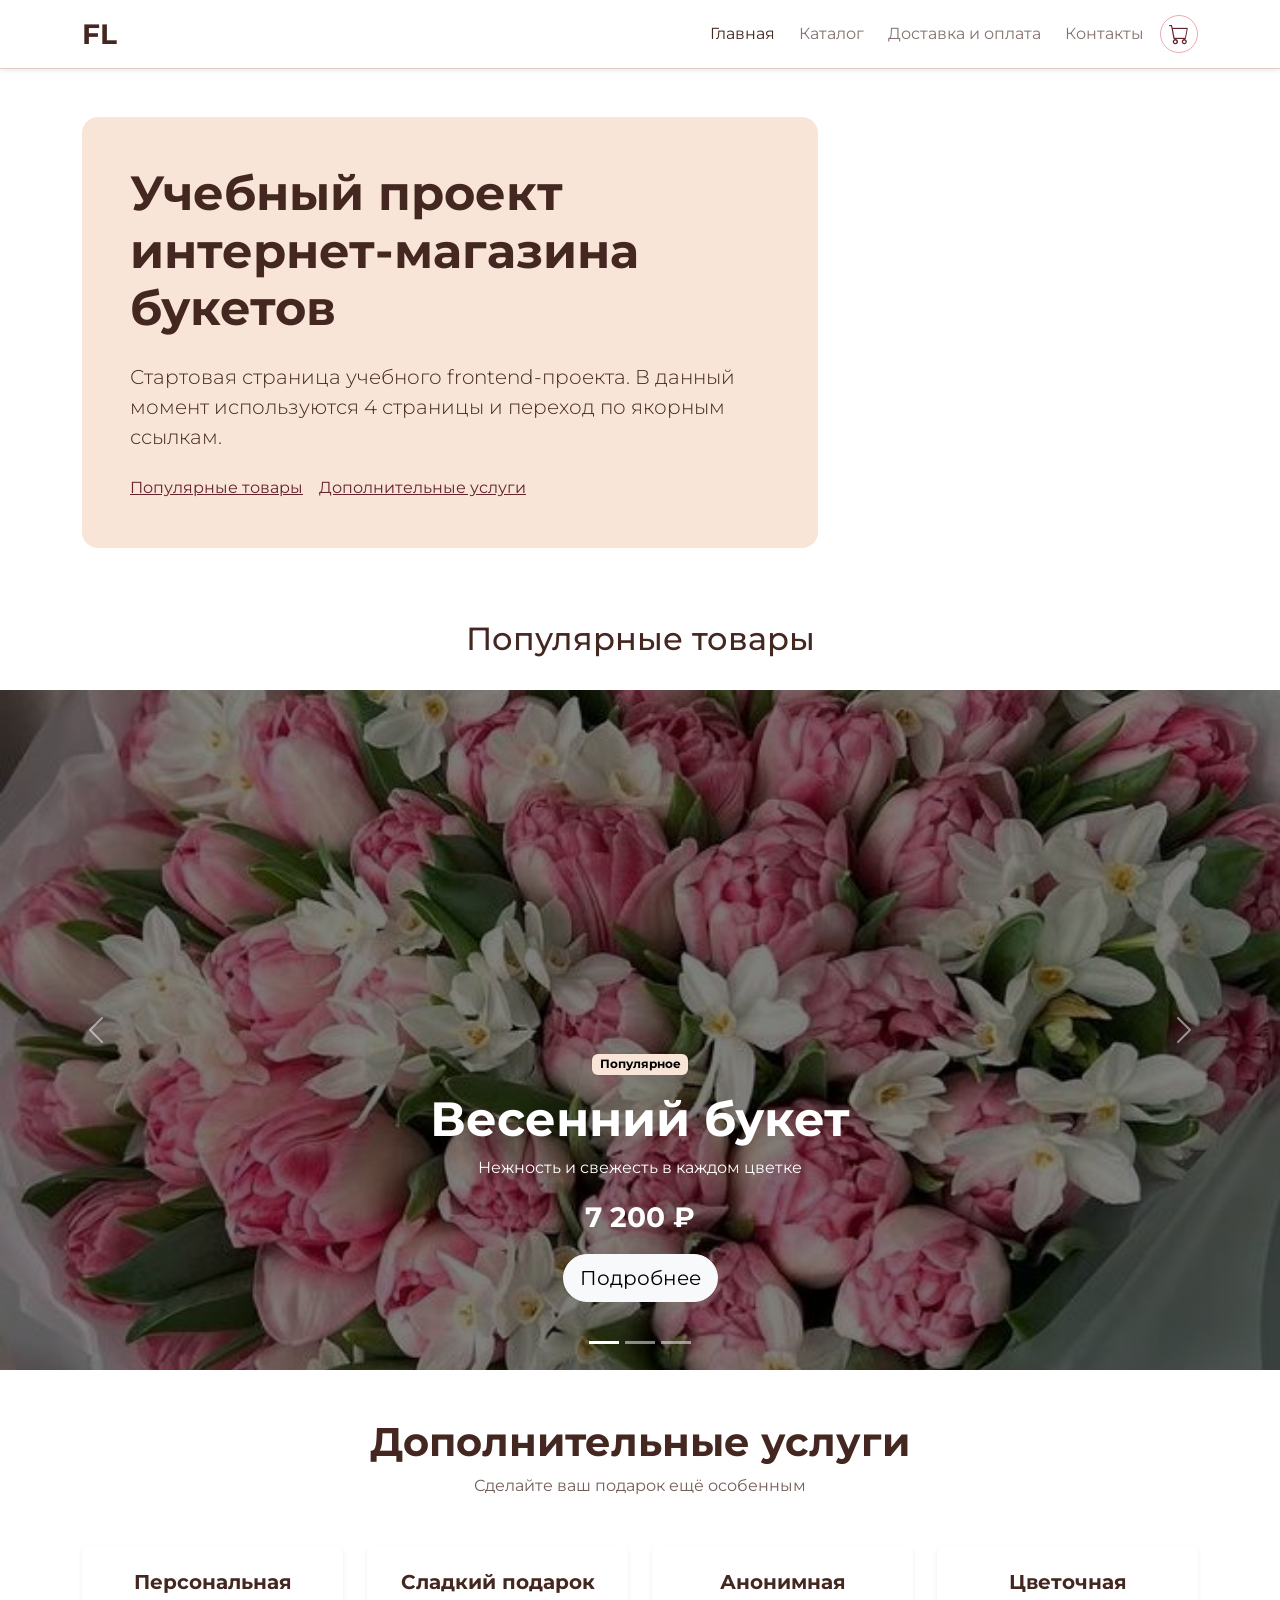
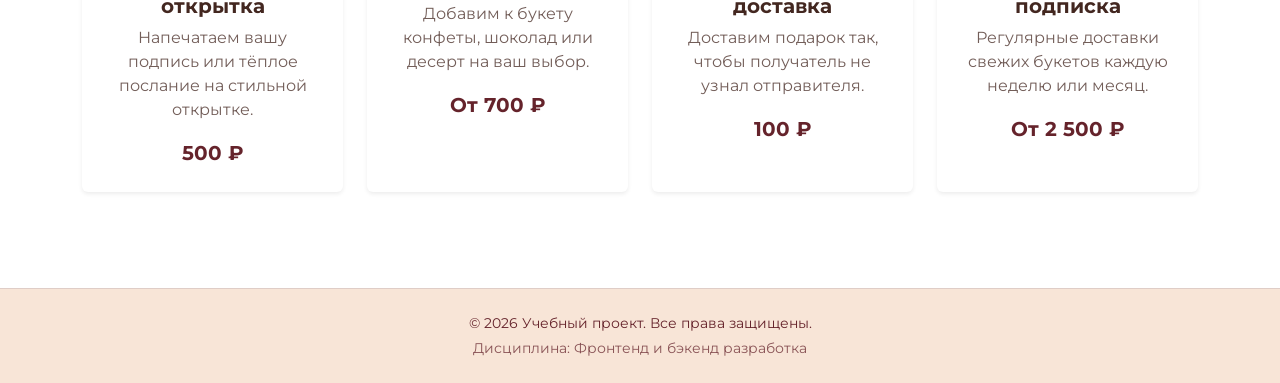
<file: index.html>
<!DOCTYPE html>
<html lang="ru">
<head>
  <meta charset="UTF-8">
  <meta name="viewport" content="width=device-width, initial-scale=1.0">
  <title>Учебный интернет-магазин цветов</title>
  <meta property="og:type" content="website">
  <meta property="og:title" content="Учебный интернет-магазин цветов">
  <meta property="og:description" content="Учебный frontend-проект интернет-магазина цветов.">
  <meta property="og:image" content="https://menvika.github.io/kr1-html-css-shop/images/catalog.jpg">
  <link href="https://fonts.googleapis.com/css2?family=Montserrat:wght@300;400;700&display=swap" rel="stylesheet">
  <link href="https://cdn.jsdelivr.net/npm/bootstrap@5.3.8/dist/css/bootstrap.min.css" rel="stylesheet">
  <link href="https://cdn.jsdelivr.net/npm/bootstrap-icons@1.11.3/font/bootstrap-icons.min.css" rel="stylesheet">
  <link href="css/custom.css" rel="stylesheet">
  <link href="images/icon.png" rel="icon" type="image/png">
  <script src="https://cdn.jsdelivr.net/npm/bootstrap@5.3.8/dist/js/bootstrap.bundle.min.js" defer></script>
  <script src="js/main.js" defer></script>
</head>
<body class="d-flex flex-column min-vh-100">
  <header>
    <nav class="navbar navbar-expand-lg bg-white shadow-sm border-bottom">
      <div class="container">
        <a class="navbar-brand fw-bold fs-3" href="index.html">FL</a>
        <button class="navbar-toggler" type="button" data-bs-toggle="collapse" data-bs-target="#mainNavbar" aria-controls="mainNavbar" aria-expanded="false" aria-label="Открыть меню">
          <span class="navbar-toggler-icon"></span>
        </button>
        <div class="collapse navbar-collapse" id="mainNavbar">
          <ul class="navbar-nav ms-auto align-items-lg-center gap-lg-2">
            <li class="nav-item"><a class="nav-link active" aria-current="page" href="index.html">Главная</a></li>
            <li class="nav-item"><a class="nav-link" href="catalog.html">Каталог</a></li>
            <li class="nav-item"><a class="nav-link" href="dostav.html">Доставка и оплата</a></li>
            <li class="nav-item"><a class="nav-link" href="contacts.html">Контакты</a></li>
            <li class="nav-item">
              <button class="btn btn-outline-primary rounded-pill p-2 lh-1" type="button" data-toast="Скоро тут будет корзина" aria-label="Корзина">
                <i class="bi bi-cart fs-5"></i>
              </button>
            </li>
          </ul>
        </div>
      </div>
    </nav>
  </header>

  <main class="flex-grow-1">
    <section class="container py-5">
      <div class="row">
        <div class="col-lg-8">
          <div class="p-4 p-md-5 rounded-4 bg-light">
            <h1 class="display-5 fw-bold mb-4">Учебный проект интернет-магазина букетов</h1>
            <p class="lead mb-4">
              Стартовая страница учебного frontend-проекта. В данный момент
              используются 4 страницы и переход по якорным ссылкам.
            </p>
            <nav class="d-flex flex-wrap gap-3" aria-label="Разделы главной страницы">
              <a href="#popular">Популярные товары</a>
              <a href="#dopoln">Дополнительные услуги</a>
            </nav>
          </div>
        </div>
      </div>
    </section>

    <section id="popular">
      <h2 class="text-center py-4">Популярные товары</h2>

      <div id="popularCarousel" class="carousel slide carousel-fade" data-bs-ride="carousel" data-bs-interval="4000">
        <div class="carousel-indicators">
          <button type="button" data-bs-target="#popularCarousel" data-bs-slide-to="0" class="active" aria-current="true" aria-label="Букет 1"></button>
          <button type="button" data-bs-target="#popularCarousel" data-bs-slide-to="1" aria-label="Букет 2"></button>
          <button type="button" data-bs-target="#popularCarousel" data-bs-slide-to="2" aria-label="Букет 3"></button>
        </div>

        <div class="carousel-inner">
          <div class="carousel-item active bg-black">
            <img src="images/fl1.jpg" class="d-block w-100 object-fit-cover opacity-50" alt="Весенний букет">
            <div class="carousel-caption pb-5">
              <span class="badge text-bg-light mb-3">Популярное</span>
              <h3 class="display-5 fw-bold">Весенний букет</h3>
              <p>Нежность и свежесть в каждом цветке</p>
              <p class="fs-3 fw-bold">7 200 ₽</p>
              <a href="catalog.html" class="btn btn-light btn-lg rounded-pill">Подробнее</a>
            </div>
          </div>

          <div class="carousel-item bg-black">
            <img src="images/fl2.jpg" class="d-block w-100 object-fit-cover opacity-50" alt="Моно-букет">
            <div class="carousel-caption pb-5">
              <span class="badge text-bg-light mb-3">Бестселлер</span>
              <h3 class="display-5 fw-bold">Моно-букет</h3>
              <p>Элегантная классика для особенного момента</p>
              <p class="fs-3 fw-bold">8 100 ₽</p>
              <a href="catalog.html" class="btn btn-light btn-lg rounded-pill">Подробнее</a>
            </div>
          </div>

          <div class="carousel-item bg-black">
            <img src="images/fl3.jpg" class="d-block w-100 object-fit-cover opacity-50" alt="Букет в корзине">
            <div class="carousel-caption pb-5">
              <span class="badge text-bg-light mb-3">Особенный подарок</span>
              <h3 class="display-5 fw-bold">Букет в корзине</h3>
              <p>Эффектный подарок для незабываемых событий</p>
              <p class="fs-3 fw-bold">12 700 ₽</p>
              <a href="catalog.html" class="btn btn-light btn-lg rounded-pill">Подробнее</a>
            </div>
          </div>
        </div>

        <button class="carousel-control-prev" type="button" data-bs-target="#popularCarousel" data-bs-slide="prev" aria-label="Предыдущий слайд">
          <span class="carousel-control-prev-icon" aria-hidden="true"></span>
        </button>
        <button class="carousel-control-next" type="button" data-bs-target="#popularCarousel" data-bs-slide="next" aria-label="Следующий слайд">
          <span class="carousel-control-next-icon" aria-hidden="true"></span>
        </button>
      </div>
    </section>

    <section id="dopoln" class="container py-5">
      <div class="text-center mb-5">
        <h2 class="display-6 fw-bold">Дополнительные услуги</h2>
        <p class="text-body-secondary">Сделайте ваш подарок ещё особенным</p>
      </div>

      <div class="row row-cols-1 row-cols-md-2 row-cols-lg-4 g-4">
        <div class="col">
          <article class="card h-100 border-0 shadow-sm text-center">
            <div class="card-body p-4">
              <h3 class="card-title h5 fw-bold">Персональная открытка</h3>
              <p class="card-text text-body-secondary">Напечатаем вашу подпись или тёплое послание на стильной открытке.</p>
              <p class="fs-5 fw-bold text-primary-emphasis mb-0">500 ₽</p>
            </div>
          </article>
        </div>

        <div class="col">
          <article class="card h-100 border-0 shadow-sm text-center">
            <div class="card-body p-4">
              <h3 class="card-title h5 fw-bold">Сладкий подарок</h3>
              <p class="card-text text-body-secondary">Добавим к букету конфеты, шоколад или десерт на ваш выбор.</p>
              <p class="fs-5 fw-bold text-primary-emphasis mb-0">От 700 ₽</p>
            </div>
          </article>
        </div>

        <div class="col">
          <article class="card h-100 border-0 shadow-sm text-center">
            <div class="card-body p-4">
              <h3 class="card-title h5 fw-bold">Анонимная доставка</h3>
              <p class="card-text text-body-secondary">Доставим подарок так, чтобы получатель не узнал отправителя.</p>
              <p class="fs-5 fw-bold text-primary-emphasis mb-0">100 ₽</p>
            </div>
          </article>
        </div>

        <div class="col">
          <article class="card h-100 border-0 shadow-sm text-center">
            <div class="card-body p-4">
              <h3 class="card-title h5 fw-bold">Цветочная подписка</h3>
              <p class="card-text text-body-secondary">Регулярные доставки свежих букетов каждую неделю или месяц.</p>
              <p class="fs-5 fw-bold text-primary-emphasis mb-0">От 2 500 ₽</p>
            </div>
          </article>
        </div>
      </div>
    </section>
  </main>

  <footer class="bg-light border-top text-center text-primary-emphasis small py-4 mt-5">
    <div class="container">
      <p class="mb-1">&copy; 2026 Учебный проект. Все права защищены.</p>
      <p class="mb-0 opacity-75">Дисциплина: Фронтенд и бэкенд разработка</p>
    </div>
  </footer>

  <div class="toast-container position-fixed bottom-0 end-0 p-3">
    <div id="toast" class="toast text-bg-dark border-0" role="status" aria-live="polite" aria-atomic="true" data-bs-delay="2500">
      <div class="d-flex align-items-center">
        <img src="images/cat_toast1.gif" alt="" width="40" height="40" class="ms-2 object-fit-cover">
        <div id="toast-text" class="toast-body fw-semibold"></div>
      </div>
    </div>
  </div>
</body>
</html>
</file>
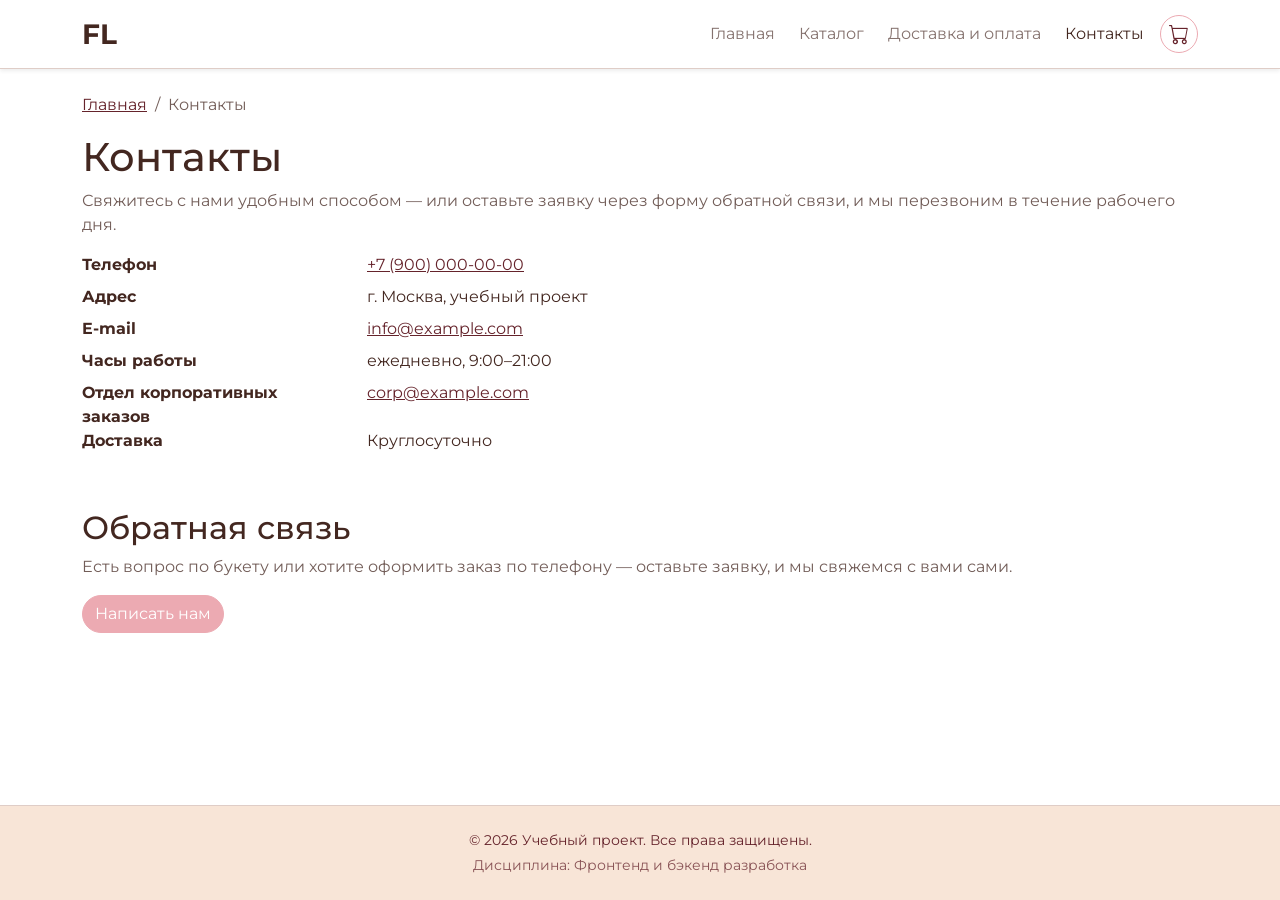
<file: contacts.html>
<!DOCTYPE html>
<html lang="ru">
<head>
  <meta charset="UTF-8">
  <meta name="viewport" content="width=device-width, initial-scale=1.0">
  <meta name="description" content="Контактная информация учебного интернет-магазина.">
  <title>Контакты — Учебный интернет-магазин</title>
  <meta property="og:type" content="website">
  <meta property="og:title" content="Учебный интернет-магазин">
  <meta property="og:description" content="Учебный frontend-проект интернет-магазина.">
  <meta property="og:image" content="https://menvika.github.io/kr1-html-css-shop/images/catalog.jpg">
  <link href="https://fonts.googleapis.com/css2?family=Montserrat:wght@300;400;700&display=swap" rel="stylesheet">
  <link href="https://cdn.jsdelivr.net/npm/bootstrap@5.3.8/dist/css/bootstrap.min.css" rel="stylesheet">
  <link href="https://cdn.jsdelivr.net/npm/bootstrap-icons@1.11.3/font/bootstrap-icons.min.css" rel="stylesheet">
  <link href="css/custom.css" rel="stylesheet">
  <link href="images/icon.png" rel="icon" type="image/png">
  <script src="https://cdn.jsdelivr.net/npm/bootstrap@5.3.8/dist/js/bootstrap.bundle.min.js" defer></script>
  <script src="js/main.js" defer></script>
</head>
<body class="d-flex flex-column min-vh-100">
  <header>
    <nav class="navbar navbar-expand-lg bg-white shadow-sm border-bottom">
      <div class="container">
        <a class="navbar-brand fw-bold fs-3" href="index.html">FL</a>
        <button class="navbar-toggler" type="button" data-bs-toggle="collapse" data-bs-target="#mainNavbar" aria-controls="mainNavbar" aria-expanded="false" aria-label="Открыть меню">
          <span class="navbar-toggler-icon"></span>
        </button>
        <div class="collapse navbar-collapse" id="mainNavbar">
          <ul class="navbar-nav ms-auto align-items-lg-center gap-lg-2">
            <li class="nav-item"><a class="nav-link" href="index.html">Главная</a></li>
            <li class="nav-item"><a class="nav-link" href="catalog.html">Каталог</a></li>
            <li class="nav-item"><a class="nav-link" href="dostav.html">Доставка и оплата</a></li>
            <li class="nav-item"><a class="nav-link active" aria-current="page" href="contacts.html">Контакты</a></li>
            <li class="nav-item">
              <button class="btn btn-outline-primary rounded-pill p-2 lh-1" type="button" data-toast="Скоро тут будет корзина" aria-label="Корзина">
                <i class="bi bi-cart fs-5"></i>
              </button>
            </li>
          </ul>
        </div>
      </div>
    </nav>
  </header>

  <main class="container py-4 flex-grow-1">
    <nav aria-label="Хлебные крошки">
      <ol class="breadcrumb">
        <li class="breadcrumb-item"><a href="index.html">Главная</a></li>
        <li class="breadcrumb-item active" aria-current="page">Контакты</li>
      </ol>
    </nav>

    <section class="mb-5">
      <h1>Контакты</h1>
      <p class="text-body-secondary">
        Свяжитесь с нами удобным способом — или оставьте заявку через форму
        обратной связи, и мы перезвоним в течение рабочего дня.
      </p>

      <dl class="row">
        <dt class="col-sm-4 col-lg-3">Телефон</dt>
        <dd class="col-sm-8 col-lg-9"><a href="tel:+79000000000">+7 (900) 000-00-00</a></dd>

        <dt class="col-sm-4 col-lg-3">Адрес</dt>
        <dd class="col-sm-8 col-lg-9">г. Москва, учебный проект</dd>

        <dt class="col-sm-4 col-lg-3">E-mail</dt>
        <dd class="col-sm-8 col-lg-9"><a href="mailto:info@example.com">info@example.com</a></dd>

        <dt class="col-sm-4 col-lg-3">Часы работы</dt>
        <dd class="col-sm-8 col-lg-9">ежедневно, 9:00–21:00</dd>

        <dt class="col-sm-4 col-lg-3">Отдел корпоративных заказов</dt>
        <dd class="col-sm-8 col-lg-9"><a href="mailto:corp@example.com">corp@example.com</a></dd>

        <dt class="col-sm-4 col-lg-3">Доставка</dt>
        <dd class="col-sm-8 col-lg-9">Круглосуточно</dd>
      </dl>
    </section>

    <section id="feedback">
      <h2>Обратная связь</h2>
      <p class="text-body-secondary">
        Есть вопрос по букету или хотите оформить заказ по телефону —
        оставьте заявку, и мы свяжемся с вами сами.
      </p>
      <button type="button" class="btn btn-primary rounded-pill" data-bs-toggle="modal" data-bs-target="#orderModal">Написать нам</button>
    </section>
  </main>

  <div class="modal fade" id="orderModal" tabindex="-1" aria-labelledby="orderModalTitle">
    <div class="modal-dialog modal-dialog-centered">
      <div class="modal-content">
        <div class="modal-header">
          <h2 class="modal-title h5" id="orderModalTitle">Оставить заявку</h2>
          <button type="button" class="btn-close" data-bs-dismiss="modal" aria-label="Закрыть"></button>
        </div>

        <div class="modal-body">
          <form id="orderForm" novalidate>
            <p class="text-body-secondary">Заполните форму — ответим по указанному телефону или почте.</p>

            <div class="mb-3">
              <label class="form-label" for="order-name">Имя</label>
              <input class="form-control" id="order-name" name="name" type="text" placeholder="Введите ваше имя" minlength="2" autocomplete="given-name" required>
            </div>

            <div class="mb-3">
              <label class="form-label" for="order-email">E-mail</label>
              <input class="form-control" id="order-email" name="email" type="email" placeholder="example@mail.ru" autocomplete="email" required>
            </div>

            <div class="mb-3">
              <label class="form-label" for="order-phone">Телефон</label>
              <input class="form-control" id="order-phone" name="phone" type="tel" placeholder="+7 (900) 000-00-00" pattern="^\+7 \(\d{3}\) \d{3}-\d{2}-\d{2}$" required>
              <div class="form-text">Формат: +7 (900) 000-00-00</div>
            </div>

            <div class="mb-3">
              <label class="form-label" for="order-date">Дата связи</label>
              <input class="form-control" id="order-date" name="date" type="date">
            </div>

            <div class="mb-3">
              <label class="form-label" for="order-comment">Комментарий</label>
              <textarea class="form-control" id="order-comment" name="comment" rows="4" placeholder="Укажите дополнительную информацию"></textarea>
            </div>

            <div class="form-check mb-3">
              <input class="form-check-input" id="order-agreement" name="agreement" type="checkbox" required>
              <label class="form-check-label" for="order-agreement">Я согласен на обработку данных</label>
            </div>

            <button type="submit" class="btn btn-primary rounded-pill w-100">Отправить заявку</button>
          </form>

          <div id="orderSuccess" class="alert alert-success text-center mb-0" hidden>
            <strong class="d-block fs-5">Заявка успешно отправлена!</strong>
            Спасибо! Мы свяжемся с вами в ближайшее время.
          </div>
        </div>
      </div>
    </div>
  </div>

  <footer class="bg-light border-top text-center text-primary-emphasis small py-4 mt-5">
    <div class="container">
      <p class="mb-1">&copy; 2026 Учебный проект. Все права защищены.</p>
      <p class="mb-0 opacity-75">Дисциплина: Фронтенд и бэкенд разработка</p>
    </div>
  </footer>

  <div class="toast-container position-fixed bottom-0 end-0 p-3">
    <div id="toast" class="toast text-bg-dark border-0" role="status" aria-live="polite" aria-atomic="true" data-bs-delay="2500">
      <div class="d-flex align-items-center">
        <img src="images/cat_toast1.gif" alt="" width="40" height="40" class="ms-2 object-fit-cover">
        <div id="toast-text" class="toast-body fw-semibold"></div>
      </div>
    </div>
  </div>
</body>
</html>
</file>
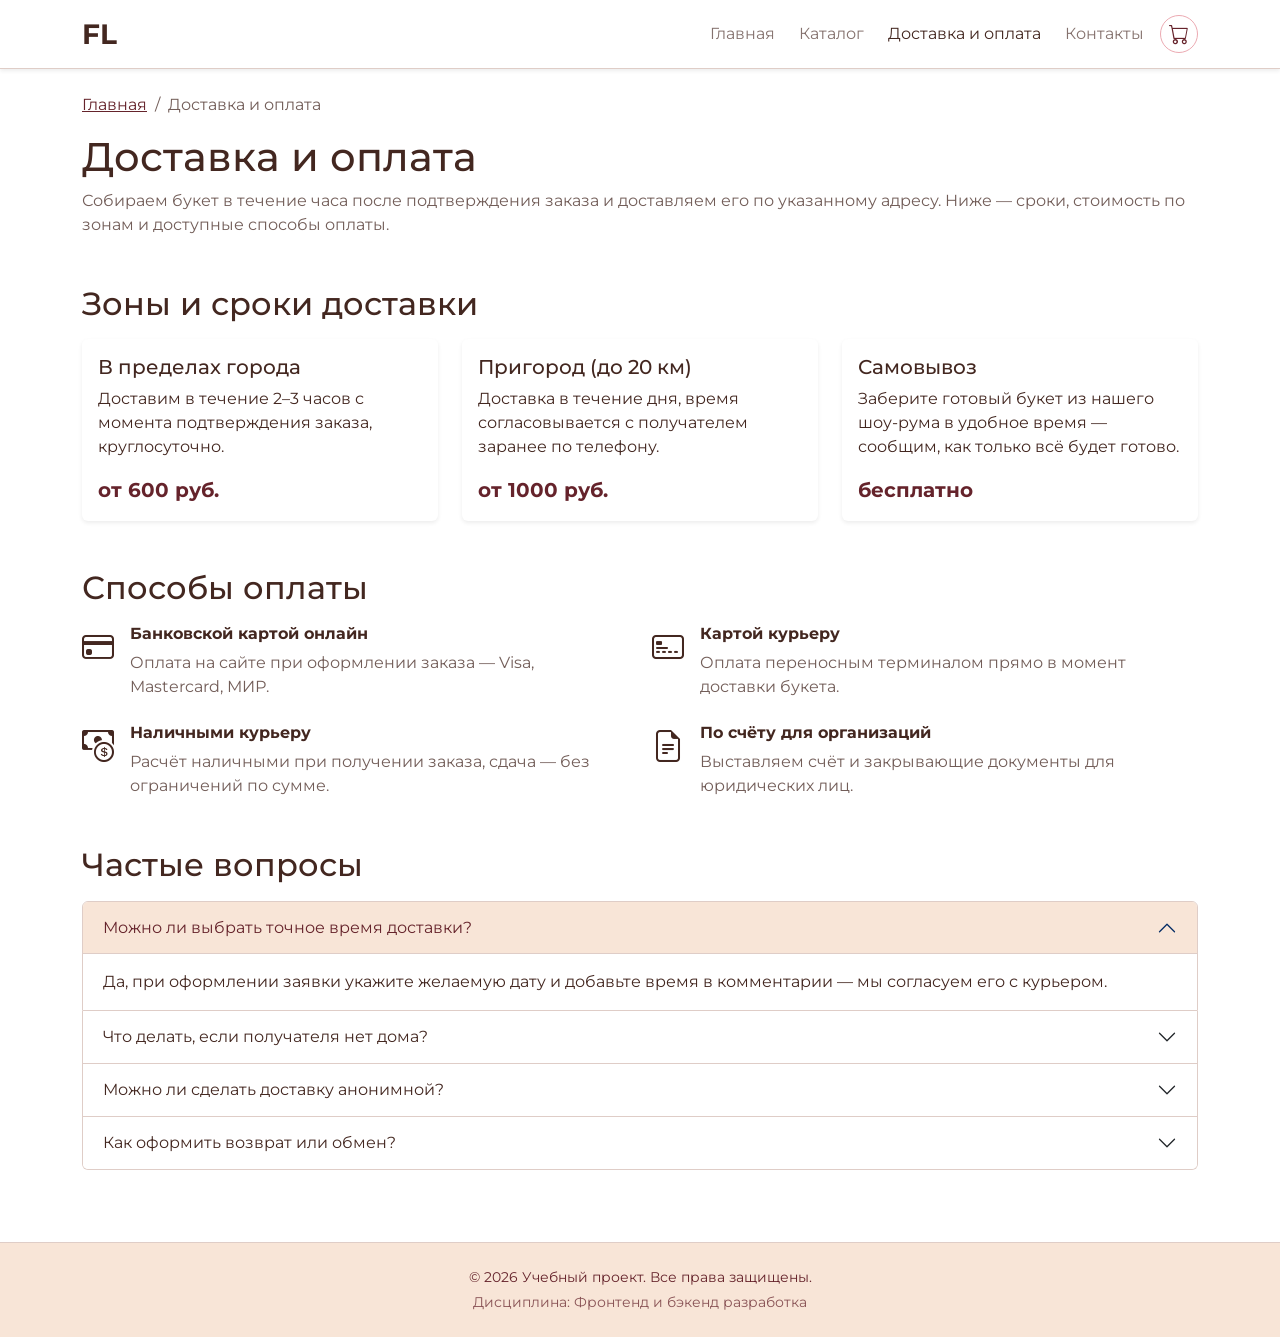
<file: dostav.html>
<!DOCTYPE html>
<html lang="ru">
<head>
  <meta charset="UTF-8">
  <meta name="viewport" content="width=device-width, initial-scale=1.0">
  <meta name="description" content="Условия доставки и способы оплаты учебного интернет-магазина цветов.">
  <title>Доставка и оплата — Учебный интернет-магазин</title>
  <meta property="og:type" content="website">
  <meta property="og:title" content="Учебный интернет-магазин">
  <meta property="og:description" content="Учебный frontend-проект интернет-магазина.">
  <meta property="og:image" content="https://menvika.github.io/kr1-html-css-shop/images/catalog.jpg">
  <link href="https://fonts.googleapis.com/css2?family=Montserrat:wght@300;400;700&display=swap" rel="stylesheet">
  <link href="https://cdn.jsdelivr.net/npm/bootstrap@5.3.8/dist/css/bootstrap.min.css" rel="stylesheet">
  <link href="https://cdn.jsdelivr.net/npm/bootstrap-icons@1.11.3/font/bootstrap-icons.min.css" rel="stylesheet">
  <link href="css/custom.css" rel="stylesheet">
  <link href="images/icon.png" rel="icon" type="image/png">
  <script src="https://cdn.jsdelivr.net/npm/bootstrap@5.3.8/dist/js/bootstrap.bundle.min.js" defer></script>
  <script src="js/main.js" defer></script>
</head>
<body class="d-flex flex-column min-vh-100">
  <header>
    <nav class="navbar navbar-expand-lg bg-white shadow-sm border-bottom">
      <div class="container">
        <a class="navbar-brand fw-bold fs-3" href="index.html">FL</a>
        <button class="navbar-toggler" type="button" data-bs-toggle="collapse" data-bs-target="#mainNavbar" aria-controls="mainNavbar" aria-expanded="false" aria-label="Открыть меню">
          <span class="navbar-toggler-icon"></span>
        </button>
        <div class="collapse navbar-collapse" id="mainNavbar">
          <ul class="navbar-nav ms-auto align-items-lg-center gap-lg-2">
            <li class="nav-item"><a class="nav-link" href="index.html">Главная</a></li>
            <li class="nav-item"><a class="nav-link" href="catalog.html">Каталог</a></li>
            <li class="nav-item"><a class="nav-link active" aria-current="page" href="dostav.html">Доставка и оплата</a></li>
            <li class="nav-item"><a class="nav-link" href="contacts.html">Контакты</a></li>
            <li class="nav-item">
              <button class="btn btn-outline-primary rounded-pill p-2 lh-1" type="button" data-toast="Скоро тут будет корзина" aria-label="Корзина">
                <i class="bi bi-cart fs-5"></i>
              </button>
            </li>
          </ul>
        </div>
      </div>
    </nav>
  </header>

  <main class="container py-4 flex-grow-1">
    <nav aria-label="Хлебные крошки">
      <ol class="breadcrumb">
        <li class="breadcrumb-item"><a href="index.html">Главная</a></li>
        <li class="breadcrumb-item active" aria-current="page">Доставка и оплата</li>
      </ol>
    </nav>

    <section class="mb-5">
      <h1>Доставка и оплата</h1>
      <p class="text-body-secondary">
        Собираем букет в течение часа после подтверждения заказа и доставляем
        его по указанному адресу. Ниже — сроки, стоимость по зонам и доступные
        способы оплаты.
      </p>
    </section>

    <section id="delivery" class="mb-5">
      <h2 class="mb-3">Зоны и сроки доставки</h2>

      <div class="row row-cols-1 row-cols-md-3 g-4">
        <div class="col">
          <div class="card h-100 shadow-sm border-0">
            <div class="card-body d-flex flex-column">
              <h3 class="card-title h5">В пределах города</h3>
              <p class="card-text">Доставим в течение 2–3 часов с момента подтверждения заказа, круглосуточно.</p>
              <span class="mt-auto fw-bold fs-5 text-primary-emphasis">от 600 руб.</span>
            </div>
          </div>
        </div>

        <div class="col">
          <div class="card h-100 shadow-sm border-0">
            <div class="card-body d-flex flex-column">
              <h3 class="card-title h5">Пригород (до 20 км)</h3>
              <p class="card-text">Доставка в течение дня, время согласовывается с получателем заранее по телефону.</p>
              <span class="mt-auto fw-bold fs-5 text-primary-emphasis">от 1000 руб.</span>
            </div>
          </div>
        </div>

        <div class="col">
          <div class="card h-100 shadow-sm border-0">
            <div class="card-body d-flex flex-column">
              <h3 class="card-title h5">Самовывоз</h3>
              <p class="card-text">Заберите готовый букет из нашего шоу-рума в удобное время — сообщим, как только всё будет готово.</p>
              <span class="mt-auto fw-bold fs-5 text-primary-emphasis">бесплатно</span>
            </div>
          </div>
        </div>
      </div>
    </section>

    <section id="payment" class="mb-5">
      <h2 class="mb-3">Способы оплаты</h2>

      <ul class="list-unstyled row row-cols-1 row-cols-md-2 g-4">
        <li class="col d-flex gap-3">
          <i class="bi bi-credit-card fs-2"></i>
          <div>
            <h3 class="h6 fw-bold">Банковской картой онлайн</h3>
            <p class="mb-0 text-body-secondary">Оплата на сайте при оформлении заказа — Visa, Mastercard, МИР.</p>
          </div>
        </li>

        <li class="col d-flex gap-3">
          <i class="bi bi-credit-card-2-front fs-2"></i>
          <div>
            <h3 class="h6 fw-bold">Картой курьеру</h3>
            <p class="mb-0 text-body-secondary">Оплата переносным терминалом прямо в момент доставки букета.</p>
          </div>
        </li>

        <li class="col d-flex gap-3">
          <i class="bi bi-cash-coin fs-2"></i>
          <div>
            <h3 class="h6 fw-bold">Наличными курьеру</h3>
            <p class="mb-0 text-body-secondary">Расчёт наличными при получении заказа, сдача — без ограничений по сумме.</p>
          </div>
        </li>

        <li class="col d-flex gap-3">
          <i class="bi bi-file-earmark-text fs-2"></i>
          <div>
            <h3 class="h6 fw-bold">По счёту для организаций</h3>
            <p class="mb-0 text-body-secondary">Выставляем счёт и закрывающие документы для юридических лиц.</p>
          </div>
        </li>
      </ul>
    </section>

    <section id="faq">
      <h2 class="mb-3">Частые вопросы</h2>

      <div class="accordion" id="faqAccordion">
        <div class="accordion-item">
          <h3 class="accordion-header">
            <button class="accordion-button" type="button" data-bs-toggle="collapse" data-bs-target="#faq1" aria-expanded="true" aria-controls="faq1">
              Можно ли выбрать точное время доставки?
            </button>
          </h3>
          <div id="faq1" class="accordion-collapse collapse show" data-bs-parent="#faqAccordion">
            <div class="accordion-body">Да, при оформлении заявки укажите желаемую дату и добавьте время в комментарии — мы согласуем его с курьером.</div>
          </div>
        </div>

        <div class="accordion-item">
          <h3 class="accordion-header">
            <button class="accordion-button collapsed" type="button" data-bs-toggle="collapse" data-bs-target="#faq2" aria-expanded="false" aria-controls="faq2">
              Что делать, если получателя нет дома?
            </button>
          </h3>
          <div id="faq2" class="accordion-collapse collapse" data-bs-parent="#faqAccordion">
            <div class="accordion-body">Курьер свяжется по указанному телефону, чтобы уточнить новое время или адрес доставки.</div>
          </div>
        </div>

        <div class="accordion-item">
          <h3 class="accordion-header">
            <button class="accordion-button collapsed" type="button" data-bs-toggle="collapse" data-bs-target="#faq3" aria-expanded="false" aria-controls="faq3">
              Можно ли сделать доставку анонимной?
            </button>
          </h3>
          <div id="faq3" class="accordion-collapse collapse" data-bs-parent="#faqAccordion">
            <div class="accordion-body">Да, эта услуга указана в разделе «Дополнительные услуги» на главной странице — получатель не узнает, от кого букет.</div>
          </div>
        </div>

        <div class="accordion-item">
          <h3 class="accordion-header">
            <button class="accordion-button collapsed" type="button" data-bs-toggle="collapse" data-bs-target="#faq4" aria-expanded="false" aria-controls="faq4">
              Как оформить возврат или обмен?
            </button>
          </h3>
          <div id="faq4" class="accordion-collapse collapse" data-bs-parent="#faqAccordion">
            <div class="accordion-body">Свяжитесь с нами через страницу «Контакты» в течение суток с момента доставки — поможем решить вопрос.</div>
          </div>
        </div>
      </div>
    </section>
  </main>

  <footer class="bg-light border-top text-center text-primary-emphasis small py-4 mt-5">
    <div class="container">
      <p class="mb-1">&copy; 2026 Учебный проект. Все права защищены.</p>
      <p class="mb-0 opacity-75">Дисциплина: Фронтенд и бэкенд разработка</p>
    </div>
  </footer>

  <div class="toast-container position-fixed bottom-0 end-0 p-3">
    <div id="toast" class="toast text-bg-dark border-0" role="status" aria-live="polite" aria-atomic="true" data-bs-delay="2500">
      <div class="d-flex align-items-center">
        <img src="images/cat_toast1.gif" alt="" width="40" height="40" class="ms-2 object-fit-cover">
        <div id="toast-text" class="toast-body fw-semibold"></div>
      </div>
    </div>
  </div>
</body>
</html>
</file>
<file: css/custom.css>
:root {
  --bs-body-font-family: "Montserrat", system-ui, sans-serif;
  --bs-body-color: #432720;
  --bs-body-color-rgb: 67, 39, 32;
  --bs-emphasis-color-rgb: 67, 39, 32;
  --bs-secondary-color: rgba(67, 39, 32, 0.75);
  --bs-border-color: #dfcdc7;
  --bs-primary: #ecaab2;
  --bs-primary-rgb: 236, 170, 178;
  --bs-primary-text-emphasis: #65232b;
  --bs-primary-bg-subtle: #f8e5d7;
  --bs-light-rgb: 248, 229, 215;
  --bs-dark-rgb: 101, 35, 43;
  --bs-link-color-rgb: 101, 35, 43;
  --bs-link-hover-color-rgb: 67, 39, 32;
}

.btn-primary,
.btn-outline-primary {
  --bs-btn-focus-shadow-rgb: 236, 170, 178;
  --bs-btn-active-bg: #65232b;
  --bs-btn-active-border-color: #65232b;
}

.btn-primary {
  --bs-btn-bg: #ecaab2;
  --bs-btn-border-color: #ecaab2;
  --bs-btn-hover-bg: #65232b;
  --bs-btn-hover-border-color: #65232b;
}

.btn-outline-primary {
  --bs-btn-color: #65232b;
  --bs-btn-border-color: #ecaab2;
  --bs-btn-hover-bg: #ecaab2;
  --bs-btn-hover-border-color: #ecaab2;
}

.form-control:focus,
.form-check-input:focus {
  border-color: var(--bs-primary);
  box-shadow: 0 0 0 0.25rem rgba(var(--bs-primary-rgb), 0.35);
}

.form-check-input:checked {
  background-color: var(--bs-primary-text-emphasis);
  border-color: var(--bs-primary-text-emphasis);
}

.accordion {
  --bs-accordion-btn-focus-border-color: var(--bs-primary);
}

.card-img-top {
  aspect-ratio: 4 / 5;
  object-fit: cover;
}

#popularCarousel img {
  height: clamp(400px, 60vw, 680px);
}
</file>
